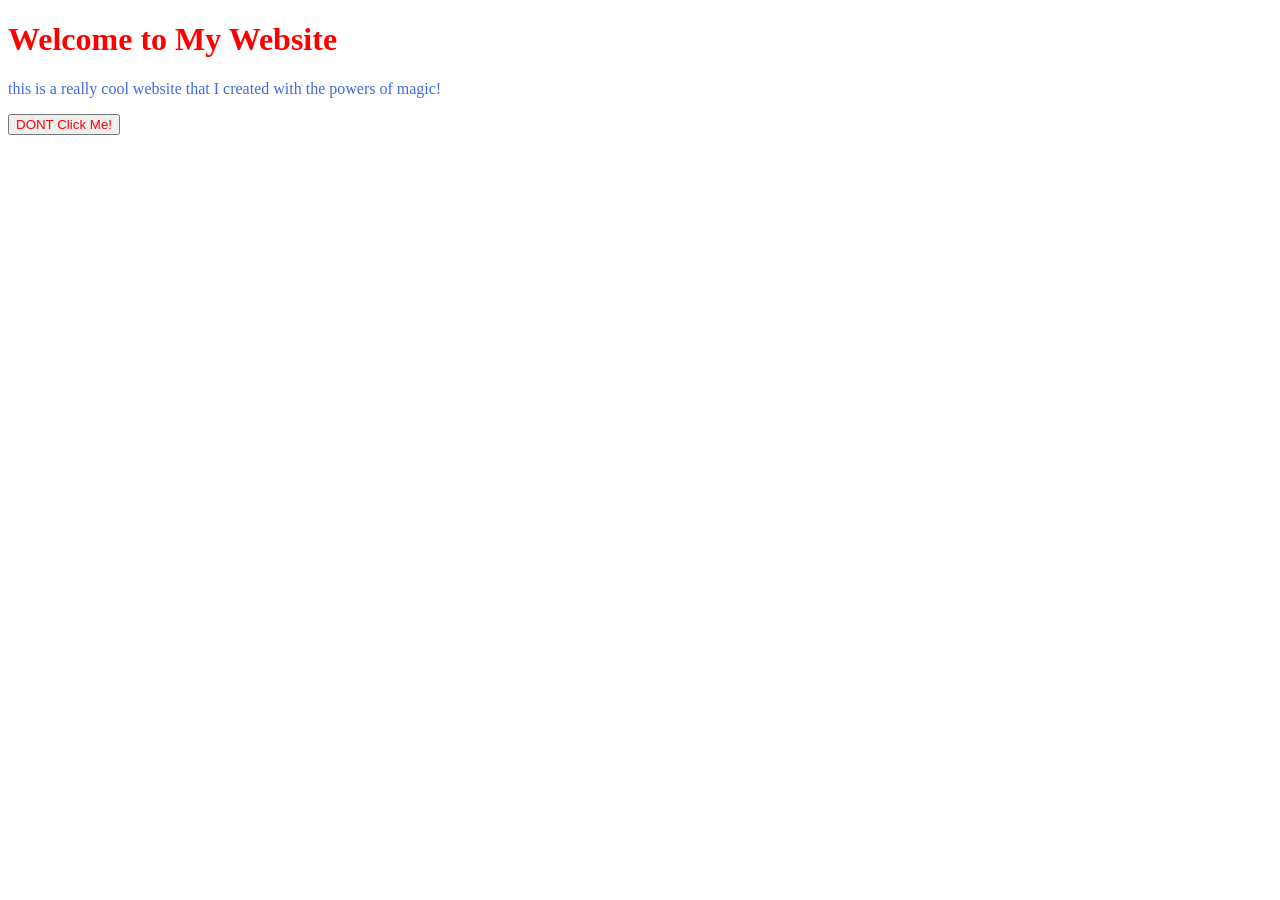
<file: index.html>
<!DOCTYPE html>
<html lang="en">
<head>
    <meta charset="UTF-8">
    <meta name="viewport" content="width=device-width, initial-scale=1.0">
    <title>My First Webpage</title>
</head>
<body>

    <h1 style="color :red">Welcome to My Website</h1>
    <p style="color: royalblue">this is a really cool website that I created with the powers of magic!</p>
    <button style="color:red" type="button" onclick="alert('WHY!')">DONT Click Me!</button>



</body>
</html>
</file>
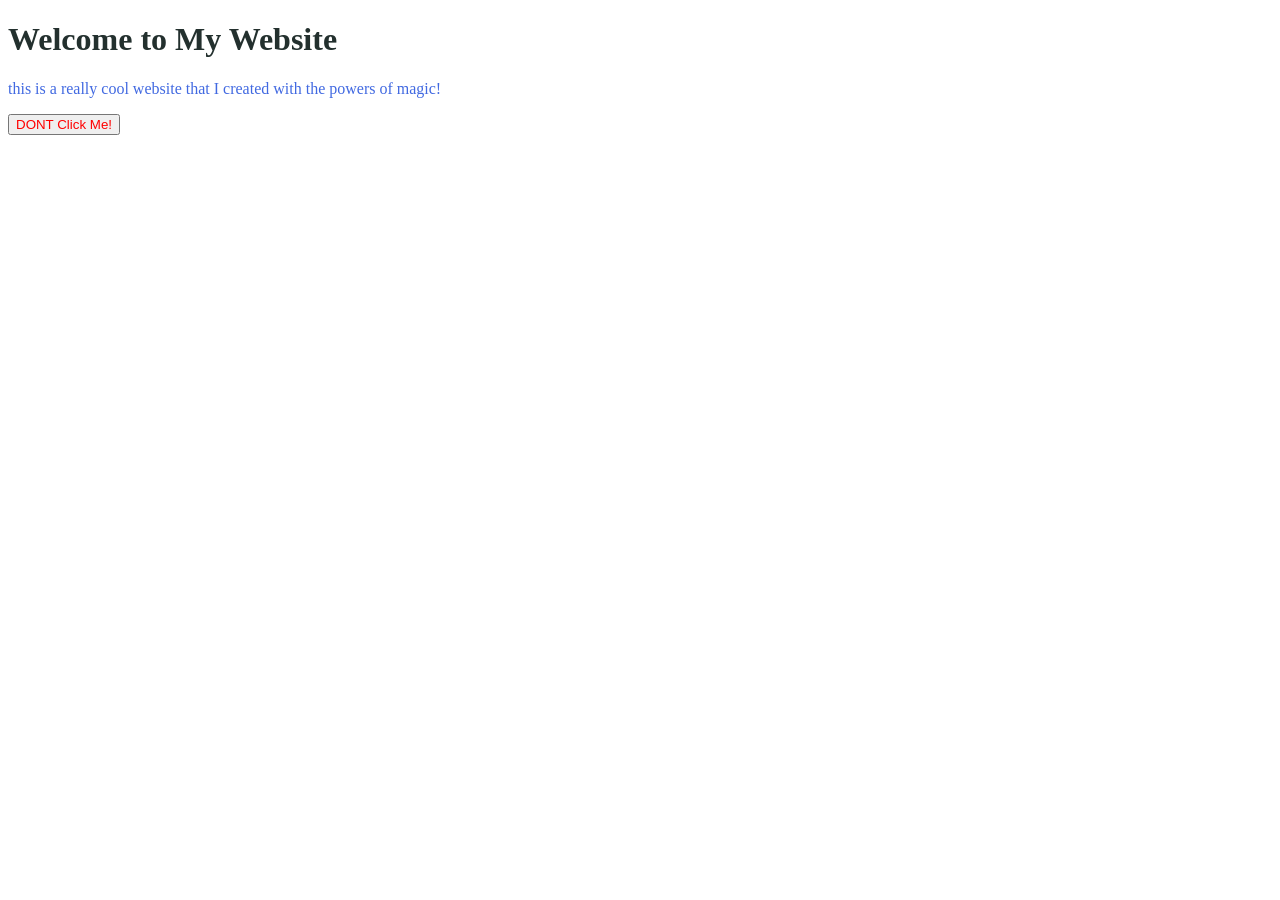
<file: ContentLayer/content/index.html>
<!DOCTYPE html>
<html lang="en">
<head>
    <meta charset="UTF-8">
    <meta name="viewport" content="width=device-width, initial-scale=1.0">
    <title>My First Webpage</title>
</head>
<body>

    <h1 style="color :rgb(35, 48, 46)">Welcome to My Website</h1>
    <p style="color: royalblue">this is a really cool website that I created with the powers of magic!</p>
    <button style="color:red" type="button" onclick="alert('WHY!')">DONT Click Me!</button>



</body>
</html>
</file>
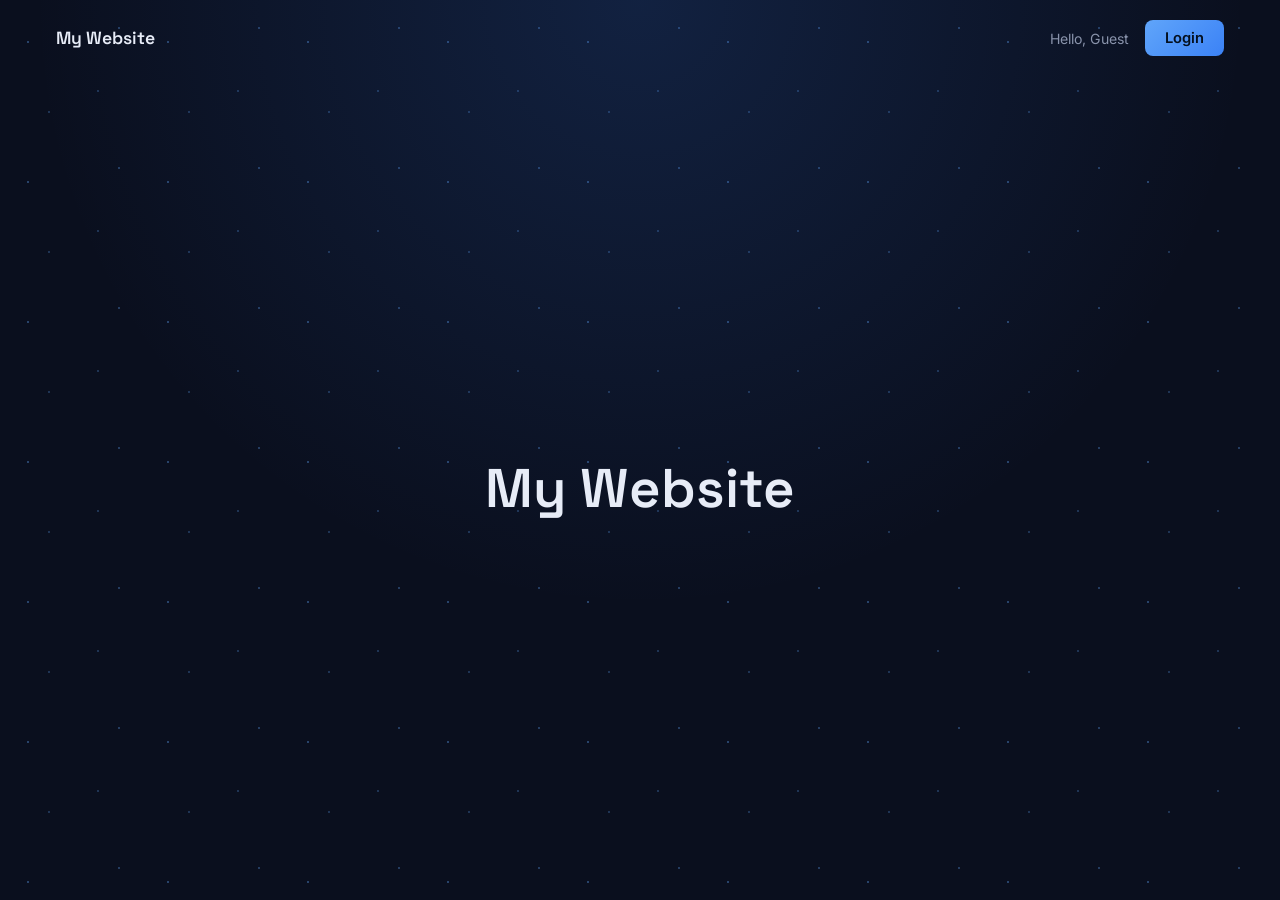
<file: ContentLayer/content/Files/PublicFiles/index.html>
<!DOCTYPE html>
<html lang="en">
<head>
<meta charset="UTF-8" />
<meta name="viewport" content="width=device-width, initial-scale=1.0" />
<title>My Website</title>
<link rel="preconnect" href="https://fonts.googleapis.com" />
<link rel="preconnect" href="https://fonts.gstatic.com" crossorigin />
<link href="https://fonts.googleapis.com/css2?family=Space+Grotesk:wght@500;600&family=Inter:wght@400;500;600&display=swap" rel="stylesheet" />
<link rel="stylesheet" href="styles.css" />
</head>
<body>

<nav class="navbar">
  <span class="nav-brand">My Website</span>
  <div class="nav-right">
    <span class="greeting">Hello, Guest</span>
    <a href="Login.html"><button type="button" class="btn-primary btn-inline">Login</button></a>
  </div>
</nav>

<section class="hero">
  <h1 class="hero-title">My Website</h1>
</section>

</body>
</html>
</file>
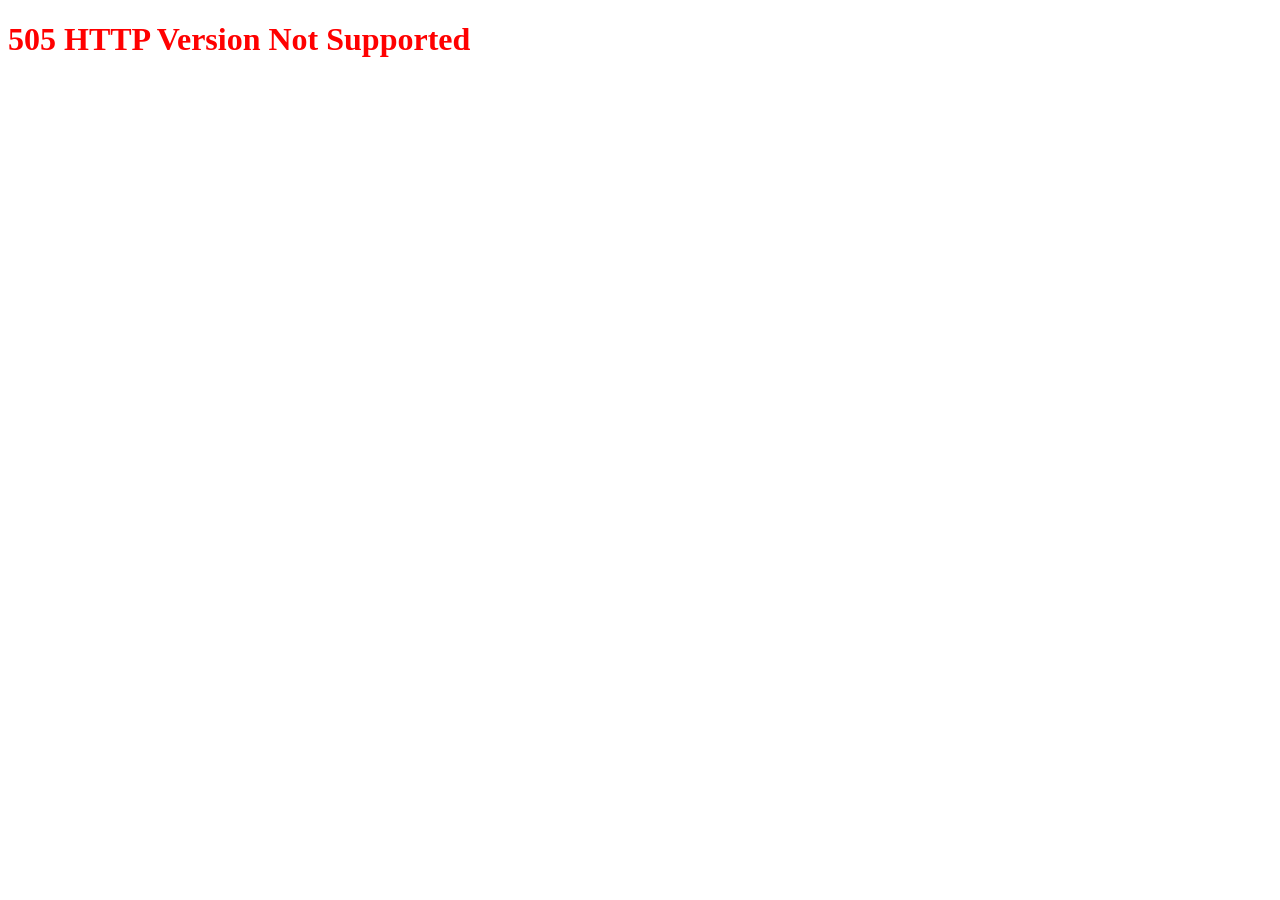
<file: ContentLayer/content/VersionNotSupported.html>
<!DOCTYPE html>
<html lang="en">
<head>
    <meta charset="UTF-8">
    <meta name="viewport" content="width=device-width, initial-scale=1.0">
    <title>My First Webpage</title>
</head>
<body>

    <h1 style="color :red;">505 HTTP Version Not Supported</h1>



</body>
</html>
</file>
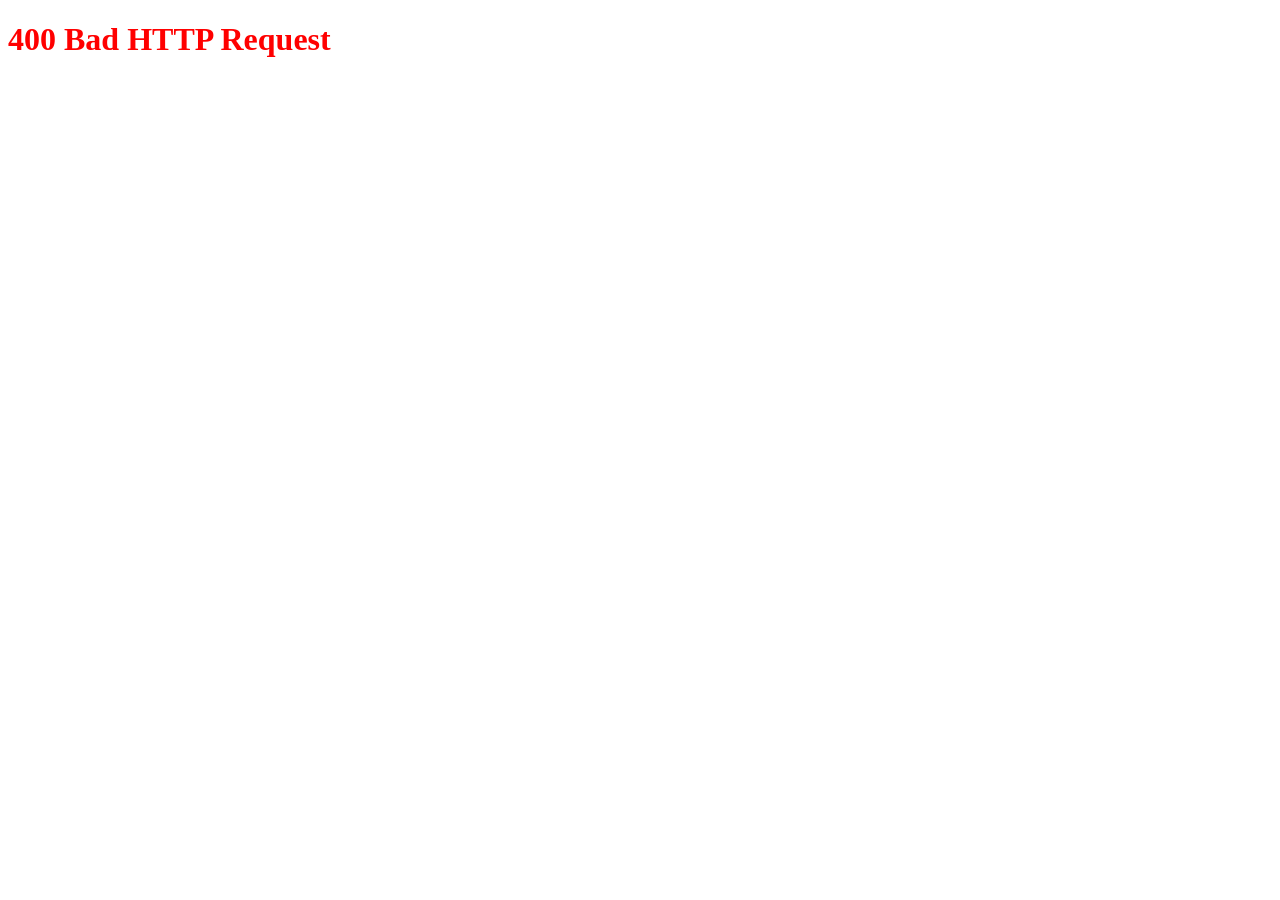
<file: ContentLayer/content/Files/BadRequest.html>
<!DOCTYPE html>
<html lang="en">
<head>
    <meta charset="UTF-8">
    <meta name="viewport" content="width=device-width, initial-scale=1.0">
    <title>My First Webpage</title>
</head>
<body>

    <h1 style="color :red;">400 Bad HTTP Request</h1>



</body>
</html>
</file>
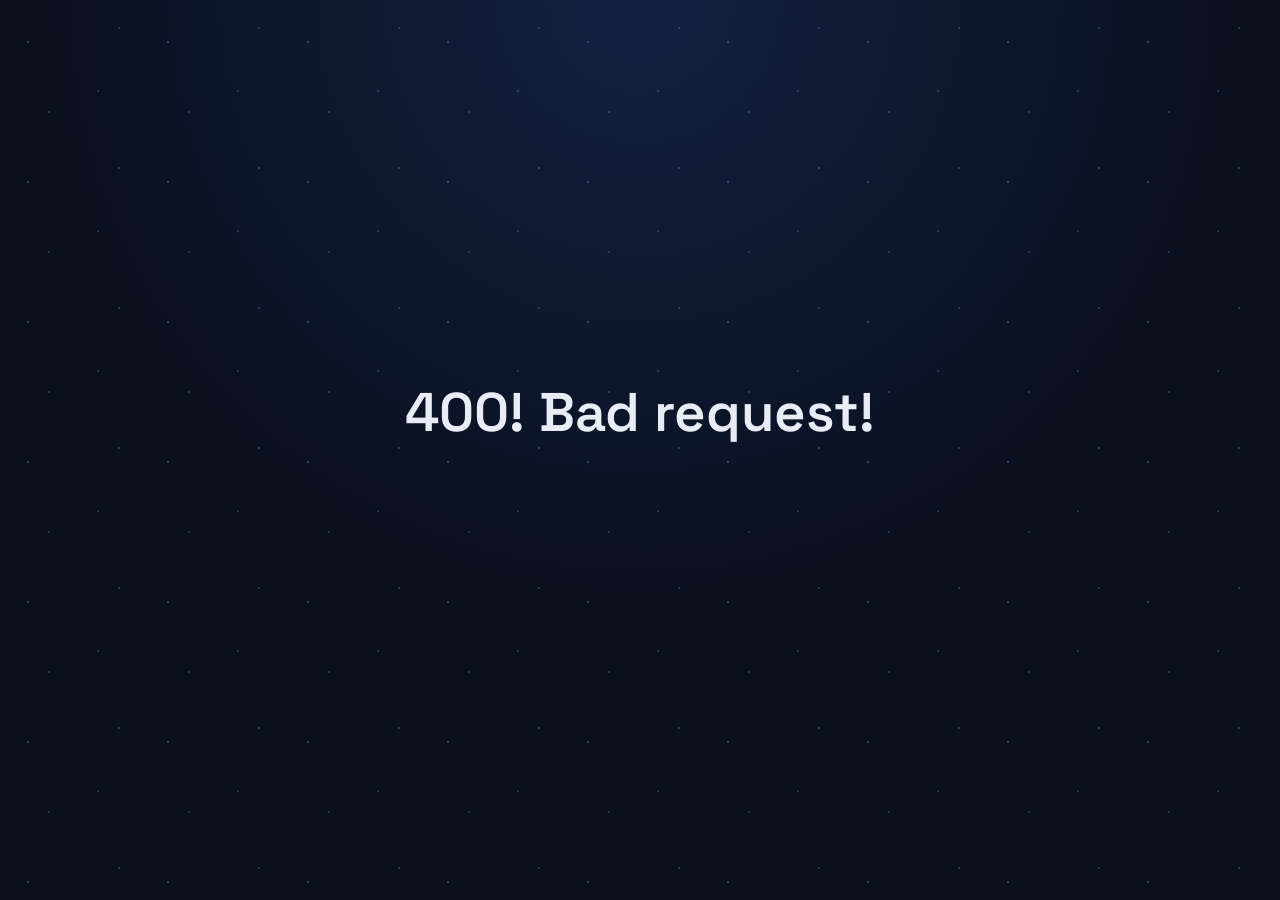
<file: ContentLayer/content/Files/PublicFiles/BadRequest.html>
<!DOCTYPE html>
<html lang="en">
<head>
<meta charset="UTF-8" />
<meta name="viewport" content="width=device-width, initial-scale=1.0" />
<title>My Website</title>
<link rel="preconnect" href="https://fonts.googleapis.com" />
<link rel="preconnect" href="https://fonts.gstatic.com" crossorigin />
<link href="https://fonts.googleapis.com/css2?family=Space+Grotesk:wght@500;600&family=Inter:wght@400;500;600&display=swap" rel="stylesheet" />
<link rel="stylesheet" href="styles.css" />
</head>
<body>

<section class="hero">
  <h1 class="hero-title">400! Bad request!</h1>
</section>

</body>
</html>
</file>
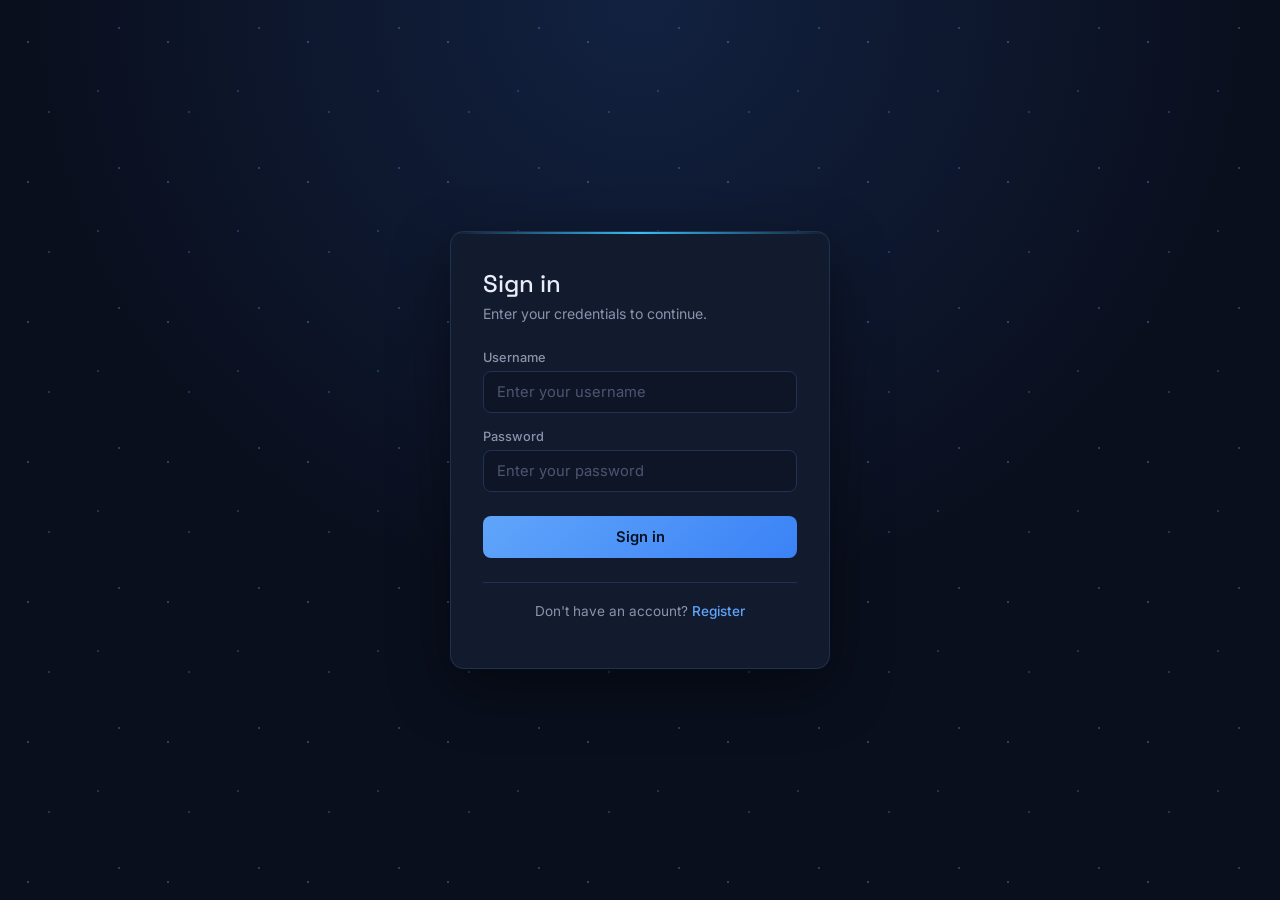
<file: ContentLayer/content/Files/PublicFiles/Login.html>
<!DOCTYPE html>
<html lang="en">
<head>
<meta charset="UTF-8" />
<meta name="viewport" content="width=device-width, initial-scale=1.0" />
<title>Sign in</title>
<link rel="preconnect" href="https://fonts.googleapis.com" />
<link rel="preconnect" href="https://fonts.gstatic.com" crossorigin />
<link href="https://fonts.googleapis.com/css2?family=Space+Grotesk:wght@500;600&family=Inter:wght@400;500;600&display=swap" rel="stylesheet" />
<link rel="stylesheet" href="styles.css" />
</head>
<body>

<div class="center-shell">
  <main class="card">
    <h1 class="heading">Sign in</h1>
    <p class="subtext">Enter your credentials to continue.</p>

    <form>
      <div class="field">
        <label for="username">Username</label>
        <input type="text" id="username" name="username" placeholder="Enter your username" autocomplete="username" />
      </div>

      <div class="field">
        <label for="password">Password</label>
        <input type="password" id="password" name="password" placeholder="Enter your password" autocomplete="current-password" />
      </div>

      <button type="button" class="btn-primary">Sign in</button>
    </form>

    <p class="form-footer">
      Don't have an account? <a class="text-link" href="Register.html">Register</a>
    </p>
  </main>
</div>

</body>
</html>
</file>
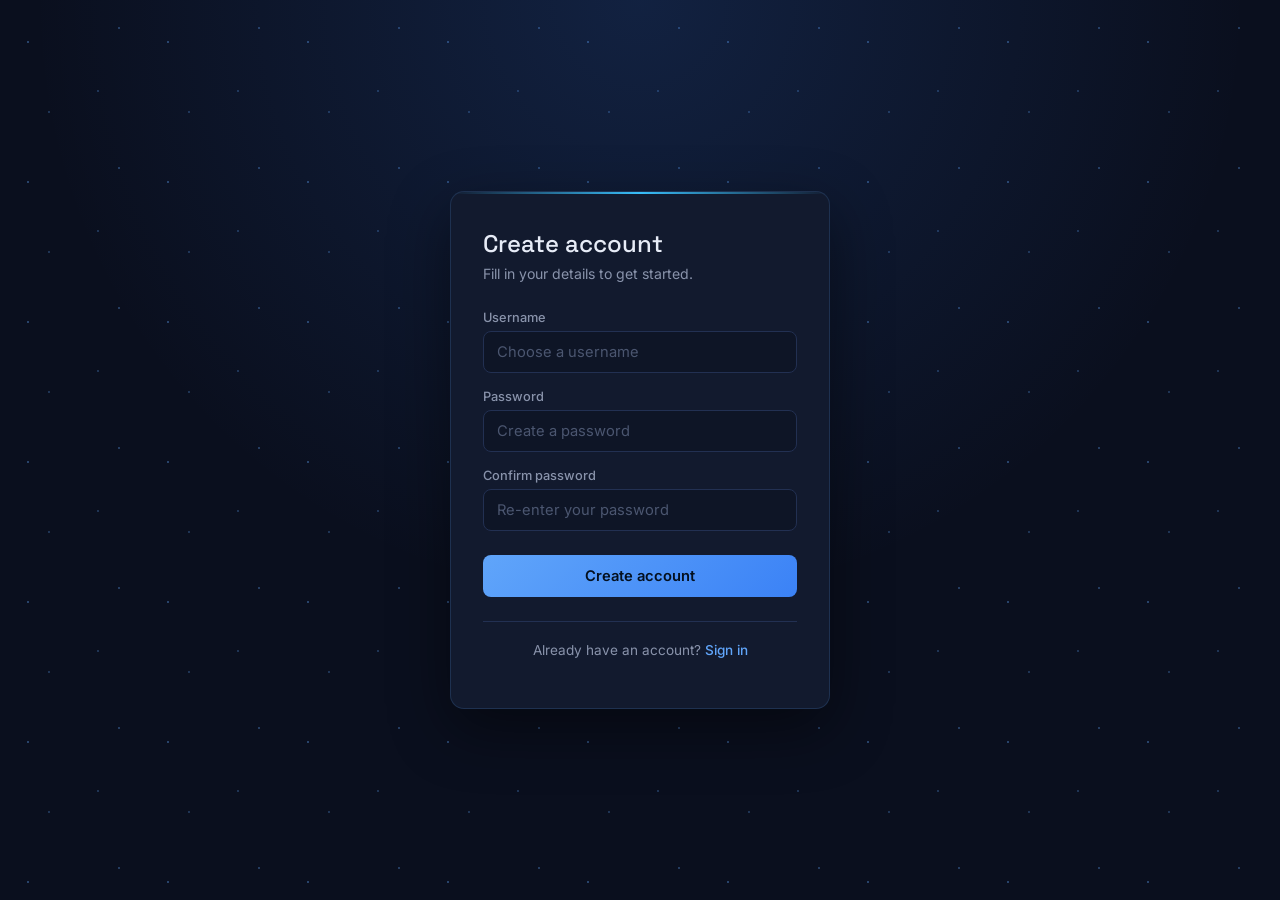
<file: ContentLayer/content/Files/PublicFiles/Register.html>
<!DOCTYPE html>
<html lang="en">
<head>
<meta charset="UTF-8" />
<meta name="viewport" content="width=device-width, initial-scale=1.0" />
<title>Register</title>
<link rel="preconnect" href="https://fonts.googleapis.com" />
<link rel="preconnect" href="https://fonts.gstatic.com" crossorigin />
<link href="https://fonts.googleapis.com/css2?family=Space+Grotesk:wght@500;600&family=Inter:wght@400;500;600&display=swap" rel="stylesheet" />
<link rel="stylesheet" href="styles.css" />
<script src="script.js" defer></script>

</head>
<body>

<div class="center-shell">
  <main class="card">
    <h1 class="heading">Create account</h1>
    <p class="subtext">Fill in your details to get started.</p>

    <form id ='RegisterForm'>
      <div class="field">
        <label for="username">Username</label>
        <input type="text" id="username" name="username" placeholder="Choose a username" autocomplete="username" />
      </div>

      <div class="field">
        <label for="password">Password</label>
        <input type="password" id="password" name="password" placeholder="Create a password" autocomplete="new-password" />
      </div>

      <div class="field">
        <label for="confirm-password">Confirm password</label>
        <input type="password" id="confirm-password" placeholder="Re-enter your password" autocomplete="new-password" />
      </div>

      <button type="submit" id = "submit" class="btn-primary">Create account</button>
    </form>

    <p class="form-footer">
      Already have an account? <a class="text-link" href="Login.html">Sign in</a>
    </p>
  </main>
</div>

</body>
</html>
</file>
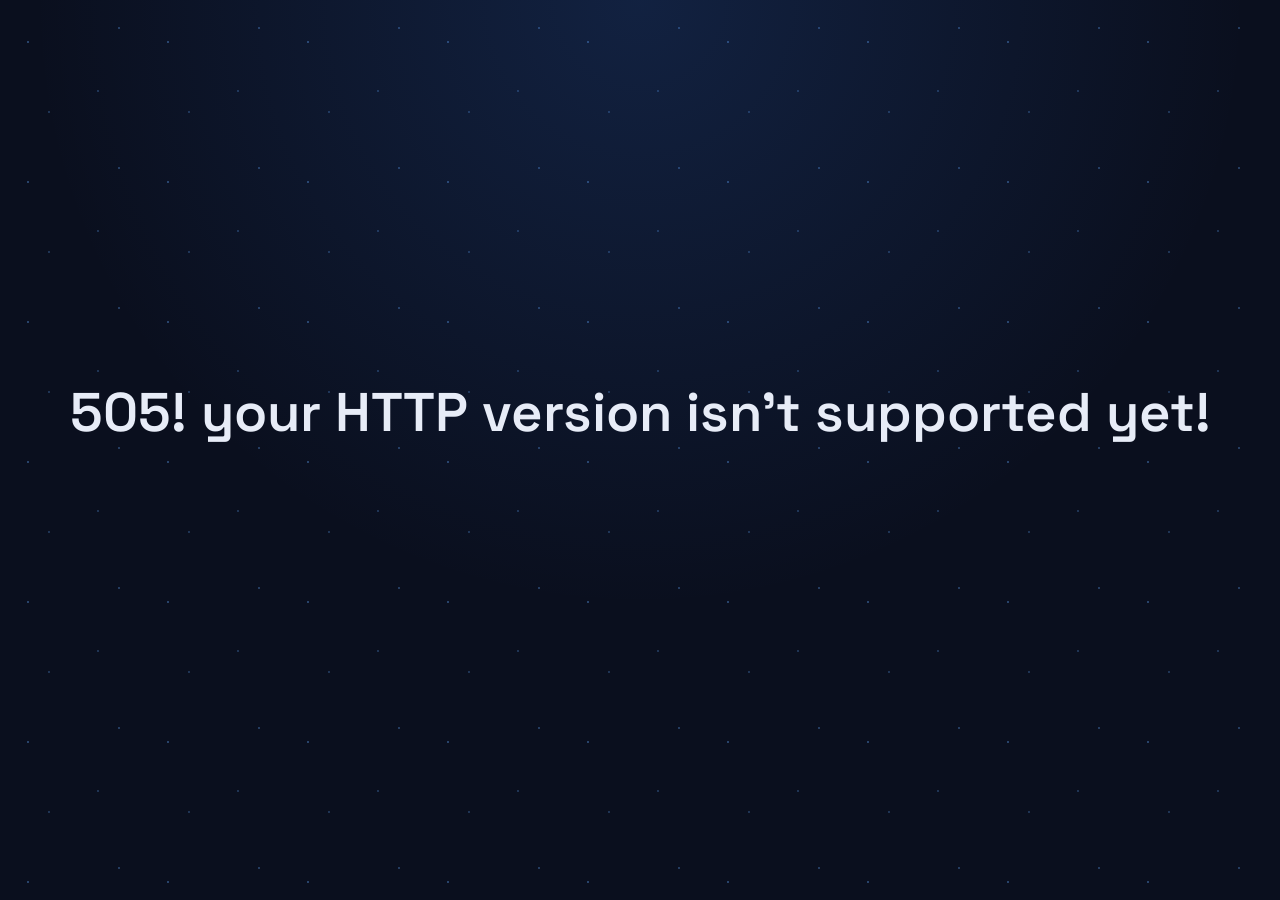
<file: ContentLayer/content/Files/PublicFiles/VersionNotSupported.html>
<!DOCTYPE html>
<html lang="en">
<head>
<meta charset="UTF-8" />
<meta name="viewport" content="width=device-width, initial-scale=1.0" />
<title>My Website</title>
<link rel="preconnect" href="https://fonts.googleapis.com" />
<link rel="preconnect" href="https://fonts.gstatic.com" crossorigin />
<link href="https://fonts.googleapis.com/css2?family=Space+Grotesk:wght@500;600&family=Inter:wght@400;500;600&display=swap" rel="stylesheet" />
<link rel="stylesheet" href="styles.css" />
</head>
<body>

<section class="hero">
  <h1 class="hero-title">505! your HTTP version isn't supported yet!</h1>
</section>

</body>
</html>
</file>
<file: ContentLayer/content/Files/PublicFiles/styles.css>
/* ==========================================================================
   Shared styles — login.html, register.html, index.html
   Dark navy background, blue accent, kept plain on purpose.
   ========================================================================== */

:root {
  --bg: #0a0f1e;
  --panel: #121a2e;
  --panel-border: rgba(96, 165, 250, 0.16);
  --blue: #3b82f6;
  --blue-light: #60a5fa;
  --blue-glow: #38bdf8;
  --text: #e7ecf7;
  --text-dim: #8993ab;
  --input-bg: #0e1526;
  --input-border: #223052;
  --radius: 14px;
  --font-display: "Space Grotesk", "Inter", -apple-system, sans-serif;
  --font-body: "Inter", -apple-system, BlinkMacSystemFont, "Segoe UI", sans-serif;
}

* {
  box-sizing: border-box;
}

body {
  margin: 0;
  min-height: 100vh;
  font-family: var(--font-body);
  color: var(--text);
  background:
    radial-gradient(circle at 50% 0%, rgba(59, 130, 246, 0.16), transparent 55%),
    radial-gradient(1px 1px at 20% 30%, rgba(96, 165, 250, 0.35) 1px, transparent 1px),
    radial-gradient(1px 1px at 70% 65%, rgba(96, 165, 250, 0.25) 1px, transparent 1px),
    radial-gradient(1px 1px at 85% 20%, rgba(96, 165, 250, 0.3) 1px, transparent 1px),
    radial-gradient(1px 1px at 35% 80%, rgba(96, 165, 250, 0.25) 1px, transparent 1px),
    var(--bg);
  background-size: auto, 140px 140px, 140px 140px, 140px 140px, 140px 140px, auto;
}

/* Centers a single block vertically + horizontally — used by the auth pages */
.center-shell {
  min-height: 100vh;
  display: flex;
  align-items: center;
  justify-content: center;
  padding: 24px;
}

:focus-visible {
  outline: 2px solid var(--blue-glow);
  outline-offset: 3px;
  border-radius: 4px;
}

.card {
  width: 100%;
  max-width: 380px;
  background: var(--panel);
  border: 1px solid var(--panel-border);
  border-radius: var(--radius);
  padding: 36px 32px;
  position: relative;
  overflow: hidden;
  box-shadow: 0 20px 60px rgba(0, 0, 0, 0.45);
}

.card::before {
  content: "";
  position: absolute;
  top: 0;
  left: 0;
  right: 0;
  height: 2px;
  background: linear-gradient(90deg, transparent, var(--blue-glow), transparent);
}

h1.heading {
  font-family: var(--font-display);
  font-weight: 500;
  font-size: 1.5rem;
  margin: 0 0 6px;
  color: var(--text);
}

.subtext {
  margin: 0 0 28px;
  font-size: 0.88rem;
  color: var(--text-dim);
}

.field {
  margin-bottom: 16px;
}

.field label {
  display: block;
  font-size: 0.8rem;
  font-weight: 500;
  color: var(--text-dim);
  margin-bottom: 6px;
}

.field input {
  width: 100%;
  padding: 11px 13px;
  font-family: var(--font-body);
  font-size: 0.92rem;
  color: var(--text);
  background: var(--input-bg);
  border: 1px solid var(--input-border);
  border-radius: 8px;
  transition: border-color 0.15s ease, box-shadow 0.15s ease;
}

.field input::placeholder {
  color: #4b5670;
}

.field input:hover {
  border-color: #2d3d63;
}

.field input:focus-visible {
  border-color: var(--blue-glow);
  box-shadow: 0 0 0 3px rgba(56, 189, 248, 0.15);
  outline: none;
}

.btn-primary {
  width: 100%;
  margin-top: 8px;
  padding: 12px 18px;
  font-family: var(--font-body);
  font-size: 0.92rem;
  font-weight: 600;
  color: #04101f;
  background: linear-gradient(135deg, var(--blue-light), var(--blue));
  border: none;
  border-radius: 8px;
  cursor: pointer;
  transition: filter 0.15s ease, transform 0.1s ease;
}

.btn-primary:hover {
  filter: brightness(1.08);
}

.btn-primary:active {
  transform: scale(0.99);
}

.form-footer {
  margin-top: 24px;
  padding-top: 20px;
  border-top: 1px solid var(--input-border);
  font-size: 0.85rem;
  color: var(--text-dim);
  text-align: center;
}

.text-link {
  color: var(--blue-light);
  text-decoration: none;
  font-weight: 500;
}

.text-link:hover {
  text-decoration: underline;
}

/* -------- Inline button variant (auto width, for navbars/rows) -------- */

.btn-primary.btn-inline {
  width: auto;
  margin-top: 0;
  padding: 9px 20px;
}

/* -------- Navbar (home page) -------- */

.navbar {
  display: flex;
  align-items: center;
  justify-content: space-between;
  padding: 20px clamp(20px, 5vw, 56px);
}

.nav-brand {
  font-family: var(--font-display);
  font-weight: 600;
  font-size: 1.1rem;
  color: var(--text);
}

.nav-right {
  display: flex;
  align-items: center;
  gap: 16px;
}

.greeting {
  font-size: 0.88rem;
  color: var(--text-dim);
}

/* -------- Hero (home page) -------- */

.hero {
  min-height: calc(100vh - 76px);
  display: flex;
  align-items: center;
  justify-content: center;
  text-align: center;
  padding: 24px;
}

.hero-title {
  font-family: var(--font-display);
  font-weight: 600;
  font-size: clamp(2.2rem, 6vw, 3.4rem);
  color: var(--text);
  margin: 0;
}

@media (prefers-reduced-motion: reduce) {
  * {
    transition: none !important;
  }
}
</file>
